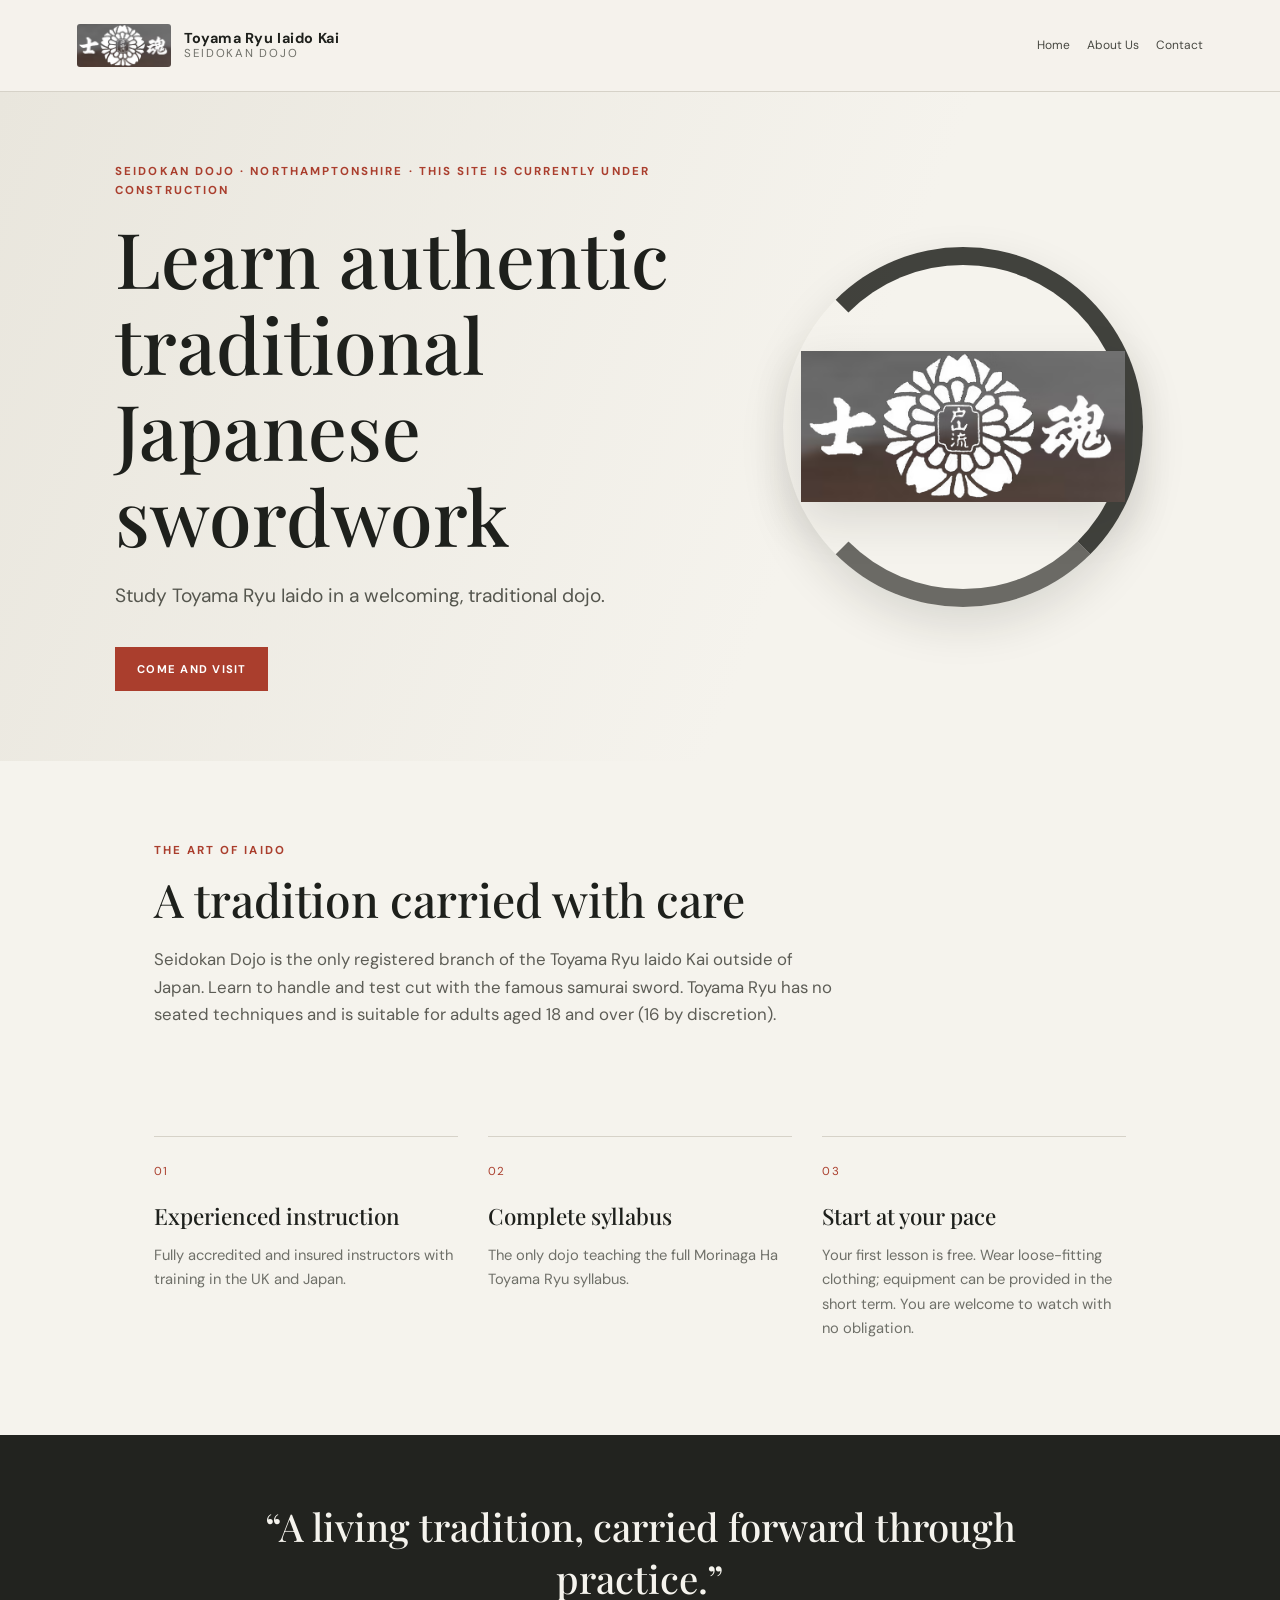
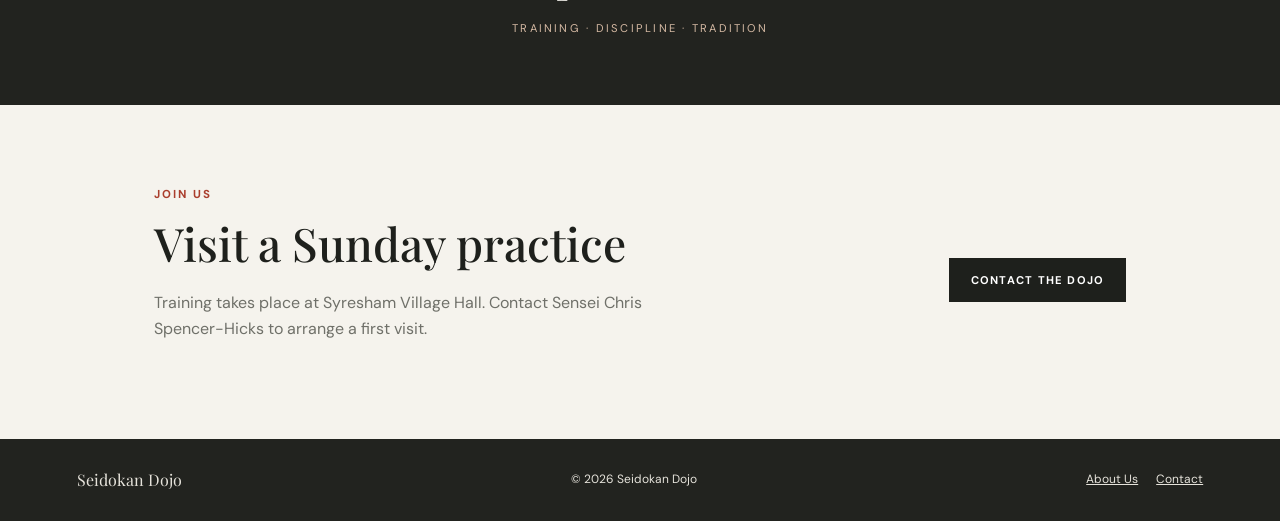
<file: index.html>
<!doctype html>
<html lang="en">
<head>
  <meta charset="utf-8">
  <meta name="viewport" content="width=device-width, initial-scale=1">
  <meta name="description" content="Toyama Ryu Iaido Kai — Seidokan Dojo, the UK branch of the Toyama Ryu Iaido Kai.">
  <title>Toyama Ryu Iaido Kai | Seidokan Dojo</title>
  <link rel="stylesheet" href="assets/site.css">
</head>
<body>
  <a class="skip-link" href="#main">Skip to content</a>
  <header class="site-header">
    <a class="brand" href="index.html" aria-label="Seidokan Dojo home">
      <img class="brand-emblem" src="assets/seidokan-emblem.png" alt="Seidokan Dojo emblem">
      <span><strong>Toyama Ryu Iaido Kai</strong><small>Seidokan Dojo</small></span>
    </a>
    <button class="menu-toggle" aria-expanded="false" aria-controls="site-nav">Menu</button>
    <nav id="site-nav" class="site-nav" aria-label="Main navigation">
      <a href="index.html">Home</a><a href="about.html">About Us</a><a href="contact.html">Contact</a>
    </nav>
  </header>
  <main id="main">
    <section class="hero">
      <div class="hero-copy">
        <p class="eyebrow">Seidokan Dojo · Northamptonshire · THIS SITE IS CURRENTLY UNDER CONSTRUCTION</p>
        <h1>Learn authentic<br>traditional Japanese swordwork</h1>
        <p class="lead">Study Toyama Ryu Iaido in a welcoming, traditional dojo.</p>
        <a class="button" href="contact.html">Come and visit</a>
      </div>
      <div class="hero-art"><img src="assets/seidokan-emblem.png" alt="Seidokan Dojo emblem"></div>
    </section>
    <section class="intro section-wrap">
      <p class="eyebrow">The art of Iaido</p>
      <h2>A tradition carried with care</h2>
      <p>Seidokan Dojo is the only registered branch of the Toyama Ryu Iaido Kai outside of Japan. Learn to handle and test cut with the famous samurai sword. Toyama Ryu has no seated techniques and is suitable for adults aged 18 and over (16 by discretion).</p>
    </section>
    <section class="feature-grid section-wrap" aria-label="Training highlights">
      <article><span class="feature-number">01</span><h3>Experienced instruction</h3><p>Fully accredited and insured instructors with training in the UK and Japan.</p></article>
      <article><span class="feature-number">02</span><h3>Complete syllabus</h3><p>The only dojo teaching the full Morinaga Ha Toyama Ryu syllabus.</p></article>
      <article><span class="feature-number">03</span><h3>Start at your pace</h3><p>Your first lesson is free. Wear loose-fitting clothing; equipment can be provided in the short term. You are welcome to watch with no obligation.</p></article>
    </section>
    <section class="quote-band"><p>“A living tradition, carried forward through practice.”</p><span>Training · Discipline · Tradition</span></section>
    <section class="visit section-wrap">
      <div><p class="eyebrow">Join us</p><h2>Visit a Sunday practice</h2><p>Training takes place at Syresham Village Hall. Contact Sensei Chris Spencer-Hicks to arrange a first visit.</p></div>
      <a class="button button-dark" href="contact.html">Contact the dojo</a>
    </section>
  </main>
  <footer class="site-footer"><a class="footer-brand" href="index.html">Seidokan Dojo</a><span>© 2026 Seidokan Dojo</span><div><a href="about.html">About Us</a><a href="contact.html">Contact</a></div></footer>
  <script src="assets/site.js"></script>
</body>
</html>
</file>
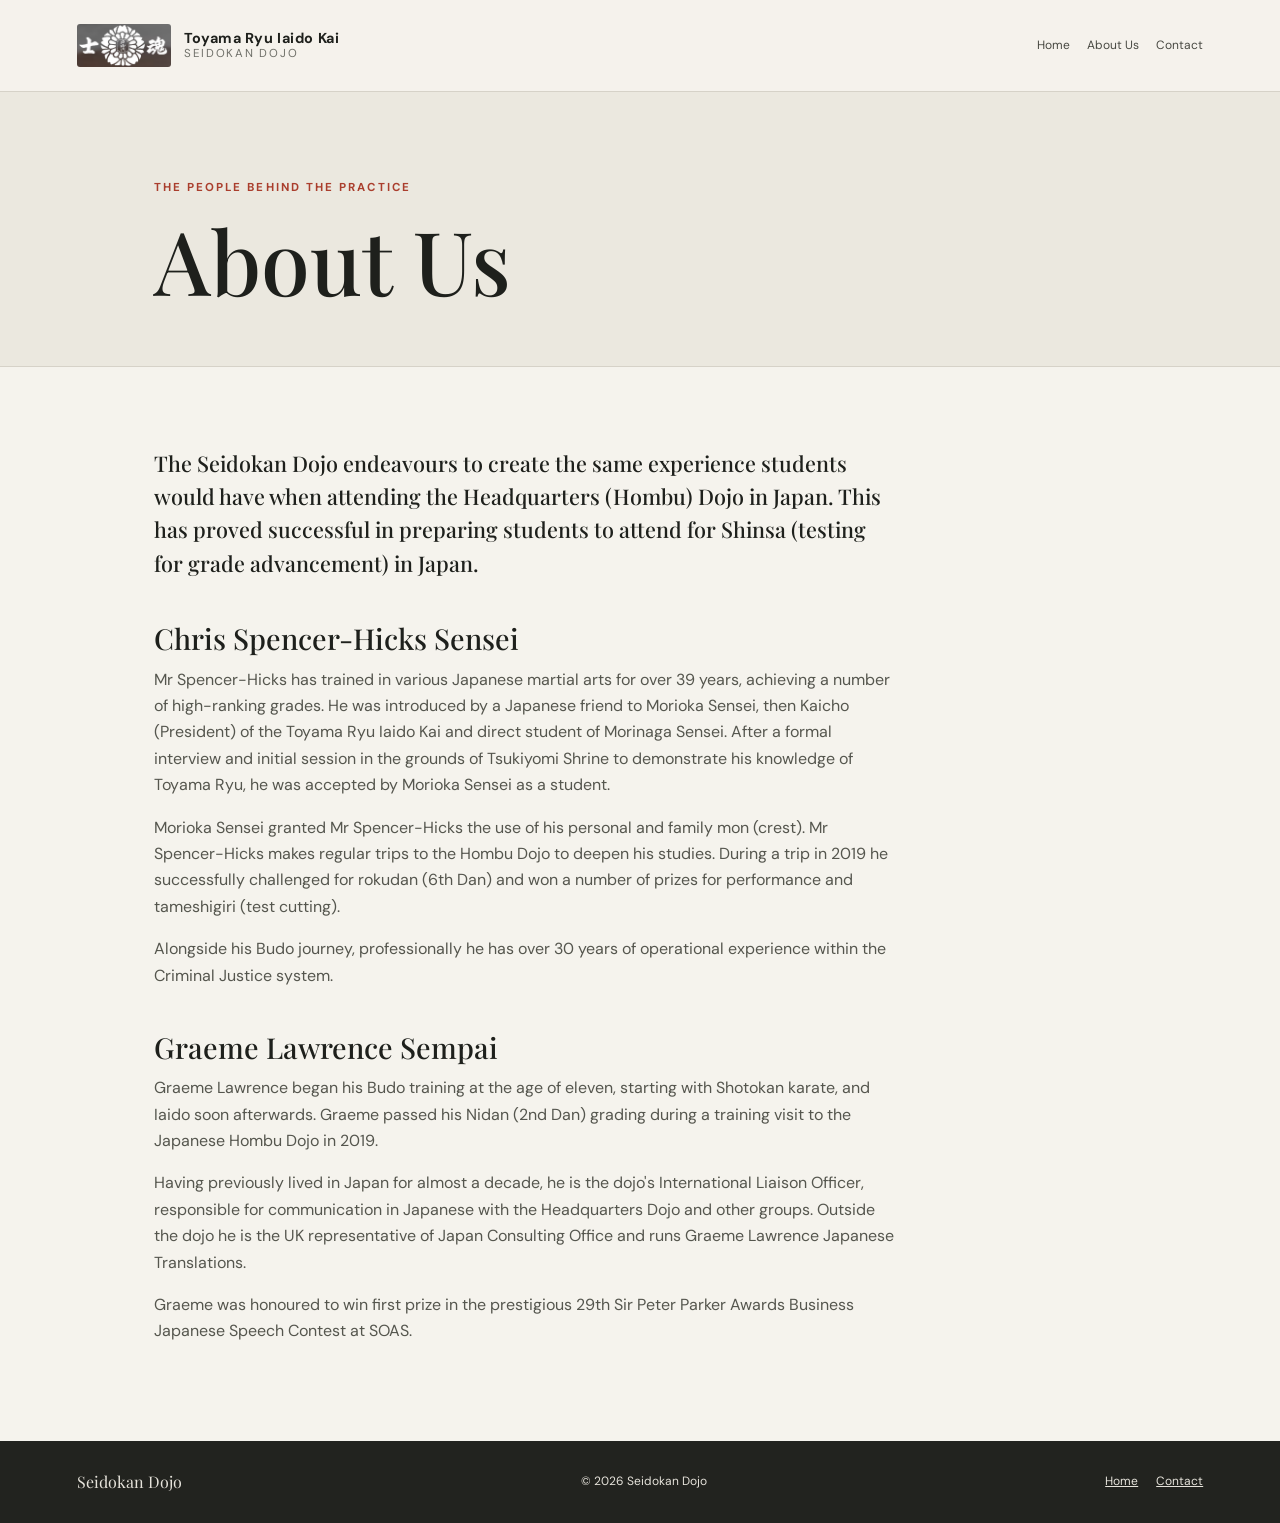
<file: about.html>
<!doctype html>
<html lang="en">
<head><meta charset="utf-8"><meta name="viewport" content="width=device-width, initial-scale=1"><title>About Us | Seidokan Dojo</title><link rel="stylesheet" href="assets/site.css"></head>
<body><a class="skip-link" href="#main">Skip to content</a>
<header class="site-header"><a class="brand" href="index.html"><img class="brand-emblem" src="assets/seidokan-emblem.png" alt="Seidokan Dojo emblem"><span><strong>Toyama Ryu Iaido Kai</strong><small>Seidokan Dojo</small></span></a><button class="menu-toggle" aria-expanded="false" aria-controls="site-nav">Menu</button><nav id="site-nav" class="site-nav" aria-label="Main navigation"><a href="index.html">Home</a><a href="about.html">About Us</a><a href="contact.html">Contact</a></nav></header>
<main id="main"><header class="page-heading"><p class="eyebrow">The people behind the practice</p><h1>About Us</h1></header><article class="prose section-wrap"><p class="lead">The Seidokan Dojo endeavours to create the same experience students would have when attending the Headquarters (Hombu) Dojo in Japan. This has proved successful in preparing students to attend for Shinsa (testing for grade advancement) in Japan.</p><h2>Chris Spencer-Hicks Sensei</h2><p>Mr Spencer-Hicks has trained in various Japanese martial arts for over 39 years, achieving a number of high-ranking grades. He was introduced by a Japanese friend to Morioka Sensei, then Kaicho (President) of the Toyama Ryu Iaido Kai and direct student of Morinaga Sensei. After a formal interview and initial session in the grounds of Tsukiyomi Shrine to demonstrate his knowledge of Toyama Ryu, he was accepted by Morioka Sensei as a student.</p><p>Morioka Sensei granted Mr Spencer-Hicks the use of his personal and family mon (crest). Mr Spencer-Hicks makes regular trips to the Hombu Dojo to deepen his studies. During a trip in 2019 he successfully challenged for rokudan (6th Dan) and won a number of prizes for performance and tameshigiri (test cutting).</p><p>Alongside his Budo journey, professionally he has over 30 years of operational experience within the Criminal Justice system.</p><h2>Graeme Lawrence Sempai</h2><p>Graeme Lawrence began his Budo training at the age of eleven, starting with Shotokan karate, and Iaido soon afterwards. Graeme passed his Nidan (2nd Dan) grading during a training visit to the Japanese Hombu Dojo in 2019.</p><p>Having previously lived in Japan for almost a decade, he is the dojo's International Liaison Officer, responsible for communication in Japanese with the Headquarters Dojo and other groups. Outside the dojo he is the UK representative of Japan Consulting Office and runs Graeme Lawrence Japanese Translations.</p><p>Graeme was honoured to win first prize in the prestigious 29th Sir Peter Parker Awards Business Japanese Speech Contest at SOAS.</p></article></main>
<footer class="site-footer"><a class="footer-brand" href="index.html">Seidokan Dojo</a><span>© 2026 Seidokan Dojo</span><div><a href="index.html">Home</a><a href="contact.html">Contact</a></div></footer><script src="assets/site.js"></script></body></html>
</file>
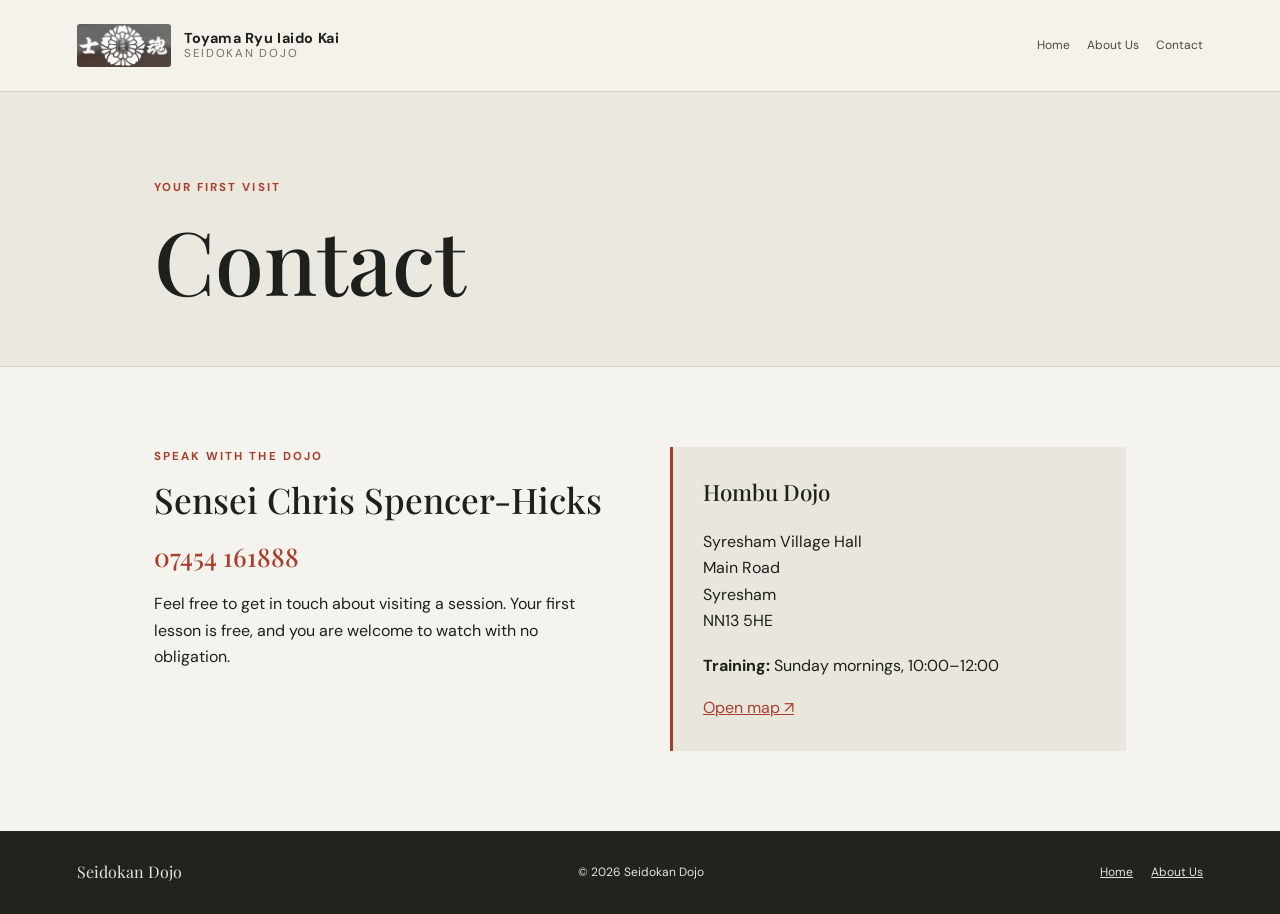
<file: contact.html>
<!doctype html>
<html lang="en">
<head><meta charset="utf-8"><meta name="viewport" content="width=device-width, initial-scale=1"><title>Contact | Seidokan Dojo</title><link rel="stylesheet" href="assets/site.css"></head>
<body><a class="skip-link" href="#main">Skip to content</a>
<header class="site-header"><a class="brand" href="index.html"><img class="brand-emblem" src="assets/seidokan-emblem.png" alt="Seidokan Dojo emblem"><span><strong>Toyama Ryu Iaido Kai</strong><small>Seidokan Dojo</small></span></a><button class="menu-toggle" aria-expanded="false" aria-controls="site-nav">Menu</button><nav id="site-nav" class="site-nav" aria-label="Main navigation"><a href="index.html">Home</a><a href="about.html">About Us</a><a href="contact.html">Contact</a></nav></header>
<main id="main"><header class="page-heading"><p class="eyebrow">Your first visit</p><h1>Contact</h1></header><section class="contact-layout section-wrap"><div><p class="eyebrow">Speak with the dojo</p><h2>Sensei Chris Spencer-Hicks</h2><p><a class="contact-phone" href="tel:+447454161888">07454 161888</a></p><p>Feel free to get in touch about visiting a session. Your first lesson is free, and you are welcome to watch with no obligation.</p></div><div class="address-card"><h3>Hombu Dojo</h3><address>Syresham Village Hall<br>Main Road<br>Syresham<br>NN13 5HE</address><p><strong>Training:</strong> Sunday mornings, 10:00–12:00</p><a href="https://maps.google.com/?q=Syresham+Village+Hall+NN13+5HE" rel="noopener">Open map ↗</a></div></section></main>
<footer class="site-footer"><a class="footer-brand" href="index.html">Seidokan Dojo</a><span>© 2026 Seidokan Dojo</span><div><a href="index.html">Home</a><a href="about.html">About Us</a></div></footer><script src="assets/site.js"></script></body></html>
</file>
<file: assets/site.css>
@import url('https://fonts.googleapis.com/css2?family=DM+Sans:wght@400;500;600;700&family=Playfair+Display:wght@500;600;700&display=swap');
.hero-art{transform:none!important;aspect-ratio:auto;border:0;border-radius:0;box-shadow:none;width:min(36vw,420px);height:auto;min-height:0}.hero-art img{transform:none!important}@media(max-width:930px){.hero-art{width:min(55vw,360px);transform:none!important;border:0;aspect-ratio:auto}}@media(max-width:600px){.hero-art{width:min(75vw,330px);transform:none!important;border:0;aspect-ratio:auto}}
.brand-emblem{width:94px;height:auto;display:block;border-radius:3px}.hero-art{width:min(36vw,420px);height:auto;min-height:0;aspect-ratio:auto;border:0;border-radius:0;transform:none;box-shadow:none;display:grid;place-items:center;margin:auto}.hero-art img{width:100%;height:auto;display:block;box-shadow:0 18px 45px #201e1a20}.quote-band p{max-width:900px}@media(max-width:600px){.brand-emblem{width:72px}.hero-art{width:min(75vw,330px);min-height:0}}
:root{--ink:#1e201c;--muted:#6f7069;--paper:#f5f3ed;--cream:#ebe8df;--red:#aa3e2d;--line:#d6d2c8;--serif:'Playfair Display',Georgia,serif;--sans:'DM Sans',Arial,sans-serif}*{box-sizing:border-box}html{scroll-behavior:smooth}body{margin:0;background:var(--paper);color:var(--ink);font-family:var(--sans);line-height:1.65}a{color:inherit}.skip-link{position:absolute;left:-9999px;top:0;background:white;padding:.7rem;z-index:9}.skip-link:focus{left:1rem}.site-header{min-height:92px;padding:20px clamp(20px,6vw,88px);display:flex;align-items:center;justify-content:space-between;gap:28px;border-bottom:1px solid var(--line);background:rgba(245,243,237,.96)}.brand{display:flex;align-items:center;gap:13px;text-decoration:none;white-space:nowrap}.brand-mark{width:42px;height:42px;border:1px solid var(--red);color:var(--red);display:grid;place-items:center;font-family:var(--serif);font-size:24px;border-radius:50%}.brand strong,.brand small{display:block;line-height:1.3}.brand strong{font-size:.9rem;letter-spacing:.04em}.brand small{color:var(--muted);font-size:.72rem;letter-spacing:.15em;text-transform:uppercase}.site-nav{display:flex;flex-wrap:wrap;justify-content:flex-end;gap:6px 17px}.site-nav a{text-decoration:none;font-size:.75rem;color:#484942}.site-nav a:hover,.site-nav a:focus{color:var(--red)}.menu-toggle{display:none}.hero{min-height:560px;padding:70px clamp(24px,9vw,140px);display:grid;grid-template-columns:1.2fr .8fr;align-items:center;gap:40px;background:linear-gradient(112deg,#e9e6dd 0%,#f5f3ed 63%)}.hero-copy{max-width:660px}.eyebrow{font-size:.72rem;text-transform:uppercase;letter-spacing:.18em;color:var(--red);font-weight:700;margin:0 0 14px}h1,h2,h3,p{margin-top:0}h1,h2{font-family:var(--serif);font-weight:500;line-height:1.12}h1{font-size:clamp(2.8rem,6vw,5.2rem);margin-bottom:22px}h2{font-size:clamp(2rem,3.6vw,3.1rem);margin-bottom:20px}.lead{font-size:1.2rem;color:#55564e;max-width:660px}.button{display:inline-block;margin-top:16px;padding:13px 22px;background:var(--red);color:white;text-decoration:none;text-transform:uppercase;letter-spacing:.11em;font-size:.7rem;font-weight:700}.button:hover,.button:focus{background:#7f2e23}.button-dark{background:var(--ink)}.hero-art{width:min(32vw,360px);aspect-ratio:1;border:18px solid rgba(34,35,30,.85);border-left-color:transparent;border-bottom-color:rgba(34,35,30,.66);border-radius:50%;display:grid;place-items:center;transform:rotate(-14deg);margin:auto;box-shadow:0 18px 45px #201e1a20}.hero-art span{font-family:serif;font-size:clamp(2rem,4vw,4rem);color:var(--red);transform:rotate(14deg);writing-mode:vertical-rl;letter-spacing:.2em}.section-wrap{padding:80px clamp(24px,12vw,180px)}.intro{max-width:1000px}.intro h2{max-width:600px}.intro>p:last-child{max-width:760px;color:#5d5d56;font-size:1.05rem}.feature-grid{padding-top:10px;display:grid;grid-template-columns:repeat(3,1fr);gap:30px}.feature-grid article{border-top:1px solid var(--line);padding-top:20px}.feature-number{color:var(--red);font-size:.72rem;letter-spacing:.12em}.feature-grid h3{font-family:var(--serif);font-size:1.4rem;font-weight:500;margin:15px 0 8px}.feature-grid p{font-size:.92rem;color:var(--muted)}.quote-band{padding:65px 24px;background:#22231f;color:var(--paper);text-align:center}.quote-band p{font:500 clamp(1.5rem,3vw,2.5rem) var(--serif);margin:0 auto 10px}.quote-band span{font-size:.7rem;text-transform:uppercase;letter-spacing:.2em;color:#d5b9a3}.visit{display:flex;justify-content:space-between;align-items:center;gap:24px}.visit p:last-child{max-width:560px;color:var(--muted)}.site-footer{padding:28px clamp(20px,6vw,88px);background:#22231f;color:#e6e3db;display:flex;align-items:center;justify-content:space-between;gap:20px;font-size:.75rem}.site-footer a{color:inherit}.site-footer div{display:flex;gap:18px}.footer-brand{text-decoration:none;font-family:var(--serif);font-size:1rem}.page-heading{padding:86px clamp(24px,12vw,180px) 56px;background:var(--cream);border-bottom:1px solid var(--line)}.page-heading h1{font-size:clamp(3rem,7vw,5.5rem);margin:0}.prose{max-width:1050px}.prose h2{font-size:1.8rem;margin:42px 0 12px}.prose p{max-width:760px;color:#55564e}.prose .lead{font:500 1.35rem/1.55 var(--serif);color:var(--ink);margin-bottom:32px}.contact-layout{display:grid;grid-template-columns:1fr 1fr;gap:60px}.contact-layout h2{font-size:2.2rem}.contact-phone{font:500 1.6rem var(--serif);color:var(--red);text-decoration:none}.address-card{padding:30px;background:#e9e6dd;border-left:3px solid var(--red)}.address-card h3{font:500 1.4rem var(--serif)}address{font-style:normal;margin-bottom:18px}.address-card a{color:var(--red)}.link-list{max-width:980px}.link-list>p{max-width:680px;color:var(--muted);margin-bottom:30px}.link-list>a{display:flex;justify-content:space-between;gap:20px;padding:22px 0;border-top:1px solid var(--line);text-decoration:none}.link-list>a strong,.link-list>a small{display:block}.link-list>a strong{font:500 1.25rem var(--serif)}.link-list>a small{color:var(--muted);margin-top:5px}.link-list>a b{color:var(--red)}.gallery-note{min-height:240px;margin-top:30px;border:1px dashed #b6b0a4;display:grid;place-items:center;color:var(--muted);background:linear-gradient(135deg,#ece9e0,#f7f5ef)}@media(max-width:930px){.site-header{align-items:flex-start;flex-wrap:wrap}.menu-toggle{display:block;margin-left:auto;border:1px solid var(--line);background:transparent;padding:9px 12px;color:var(--ink);font:inherit}.site-nav{display:none;width:100%;justify-content:flex-start;padding-top:10px}.site-nav.is-open{display:flex}.hero{grid-template-columns:1fr;min-height:auto}.hero-art{width:min(55vw,300px);grid-row:1}.hero-copy{text-align:center;margin:auto}.feature-grid{grid-template-columns:1fr}.feature-grid article{max-width:650px}.contact-layout{grid-template-columns:1fr}}@media(max-width:600px){.brand strong{font-size:.78rem}.hero{padding-top:42px;padding-bottom:55px}.hero-art{width:180px;border-width:12px}.section-wrap{padding-top:56px;padding-bottom:56px}.visit{align-items:flex-start;flex-direction:column}.site-footer{align-items:flex-start;flex-direction:column}.site-nav{gap:10px 15px}.site-nav a{font-size:.82rem}.page-heading{padding-top:62px}.prose .lead{font-size:1.17rem}}
</file>
